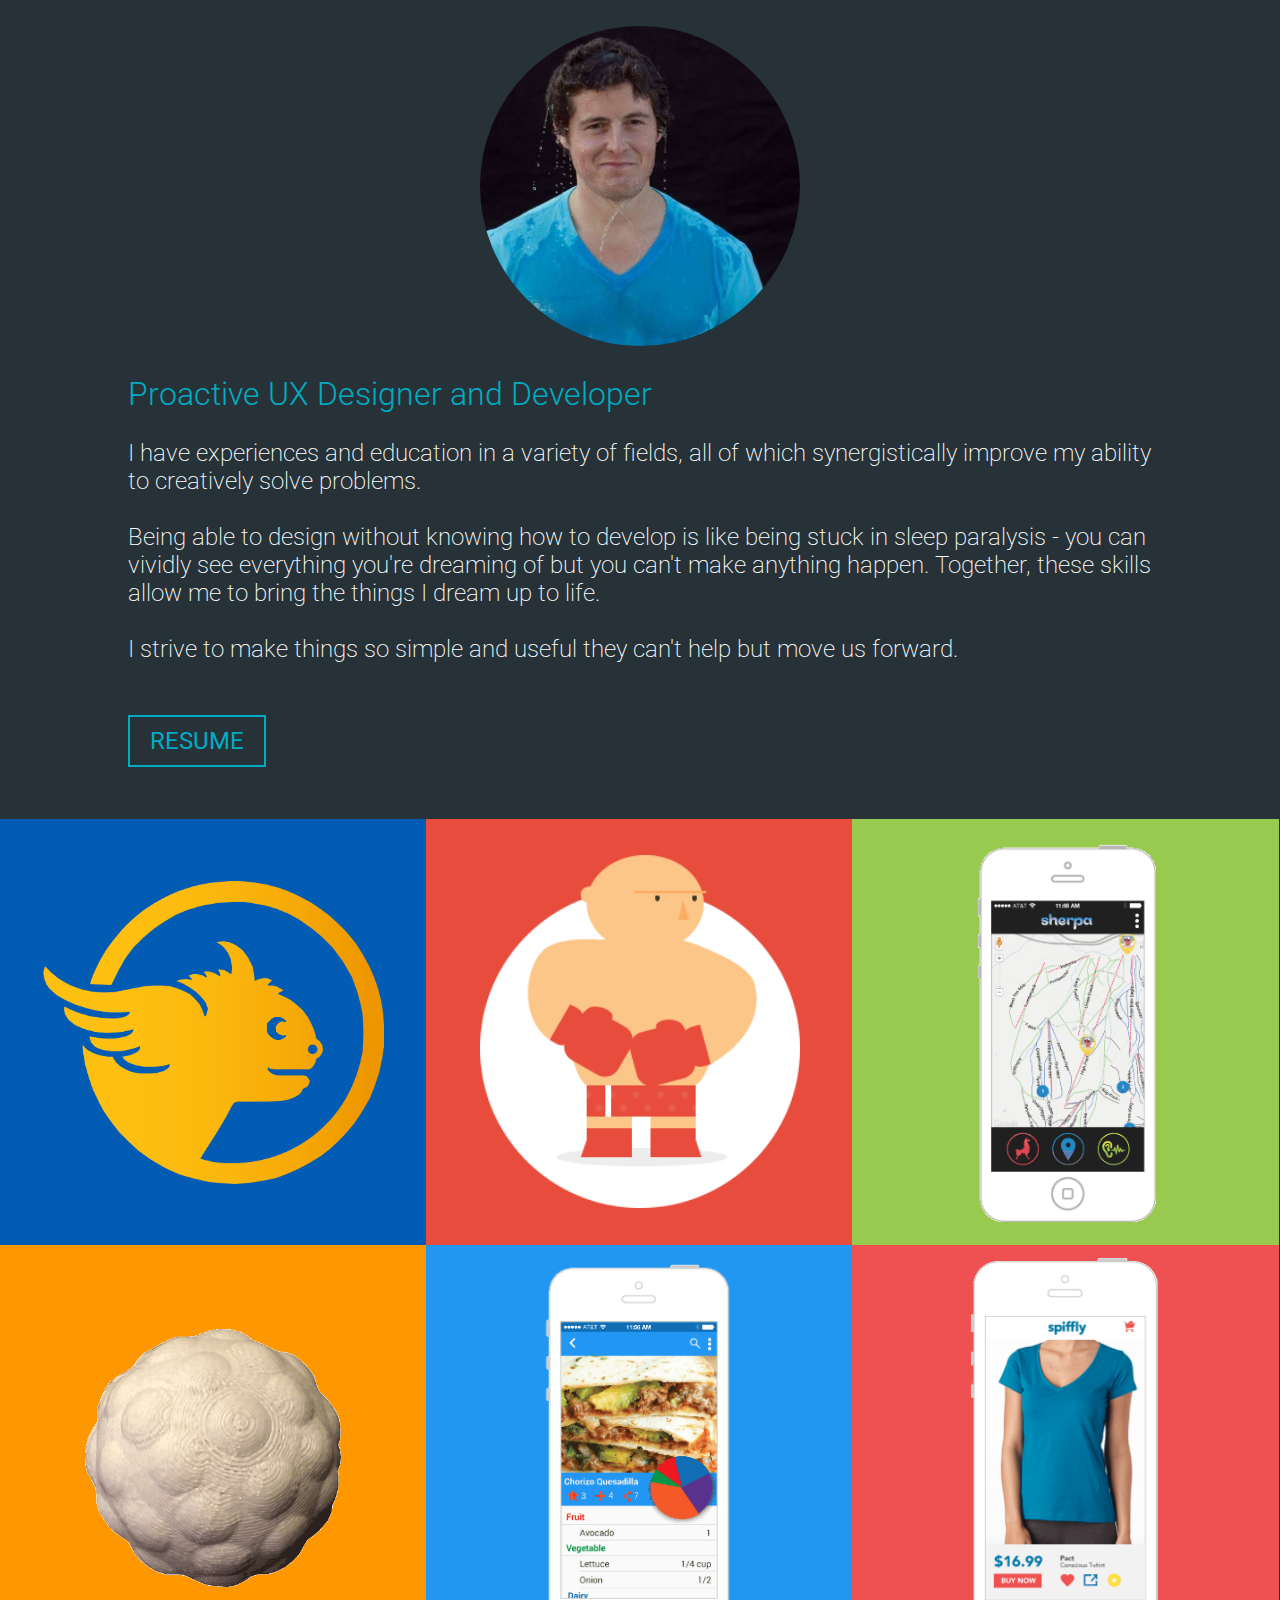
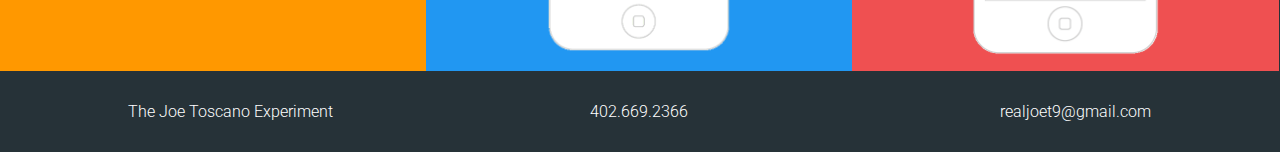
<file: index.html>
<!DOCTYPE html>
<html>
<head>
  <meta charset="UTF-8">
  <title>The Joe Toscano Experiment</title>
  <link rel="stylesheet" href="styles/main.css">
  <link href='http://fonts.googleapis.com/css?family=Roboto:400,100,300,500,700,900' rel='stylesheet' type='text/css'>
</head>

<body>

  <section class="about-me">
    <img class="about-me__image" src="img/profPic.jpg" alt="Picture of Joe">
    <h1 class="about-me__title">Proactive UX Designer and Developer</h1>
    <p class="about-me__description">
      I have experiences and education in a variety of fields, all of which synergistically improve my ability to creatively solve problems.
      <br>
      <br>
      Being able to design without knowing how to develop is like being stuck in sleep paralysis - you can vividly see everything you're dreaming of but you can't make anything happen. Together, these skills allow me to bring the things I dream up to life.
      <br>
      <br>
      I strive to make things so simple and useful they can't help but move us forward.
    </p>
    <div class="about-me__info-wrapper">
      <a class="about-me__resume-button" href="img/resumeJoeToscanoExperienceDesignEngineer.pdf" target="_blank">Resume</a>
    </div>
  </section>

  <section class="work">
    <a href="spiffly.html"><div class="work-hero--one"></div></a>
    <a href="parallax-master.html" target="_blank"><div class="work-hero--four"></div></a>
    <a href="https://medium.com/re-write/oh-sherpa-my-sherpa-a61737380a83" target="_blank"><div class="work-hero--two"></div></a>
    <a href="https://medium.com/re-write/3d-printing-will-cause-an-industrial-revolution-8494c571ba75" target="_blank"><div class="work-hero--three"></div></a>
    <a href="https://medium.com/re-write/product-design-is-the-new-form-of-leadership-77368a535038" target="_blank"><div class="work-hero--five"></div></a>
    <a href="https://medium.com/@realjoet/i-need-a-spiff-38afd67fe421" target="_blank"><div class="work-hero--six"></div></a>
  </section>

  <section class="about-me__info-wrapper">
    <div class="about-me__info-wrapper--inner">
      <span class="about-me__site-name">The Joe Toscano Experiment</span>
    </div>
    <div class="about-me__info-wrapper--inner">
      <span class="about-me__phone">402.669.2366</span>
    </div>
    <div class="about-me__info-wrapper--inner">
      <a class="about-me__email" href="mailto:realjoet9@gmail.com">realjoet9@gmail.com</a>
    </div>
  </section>


</body>
</html>
</file>
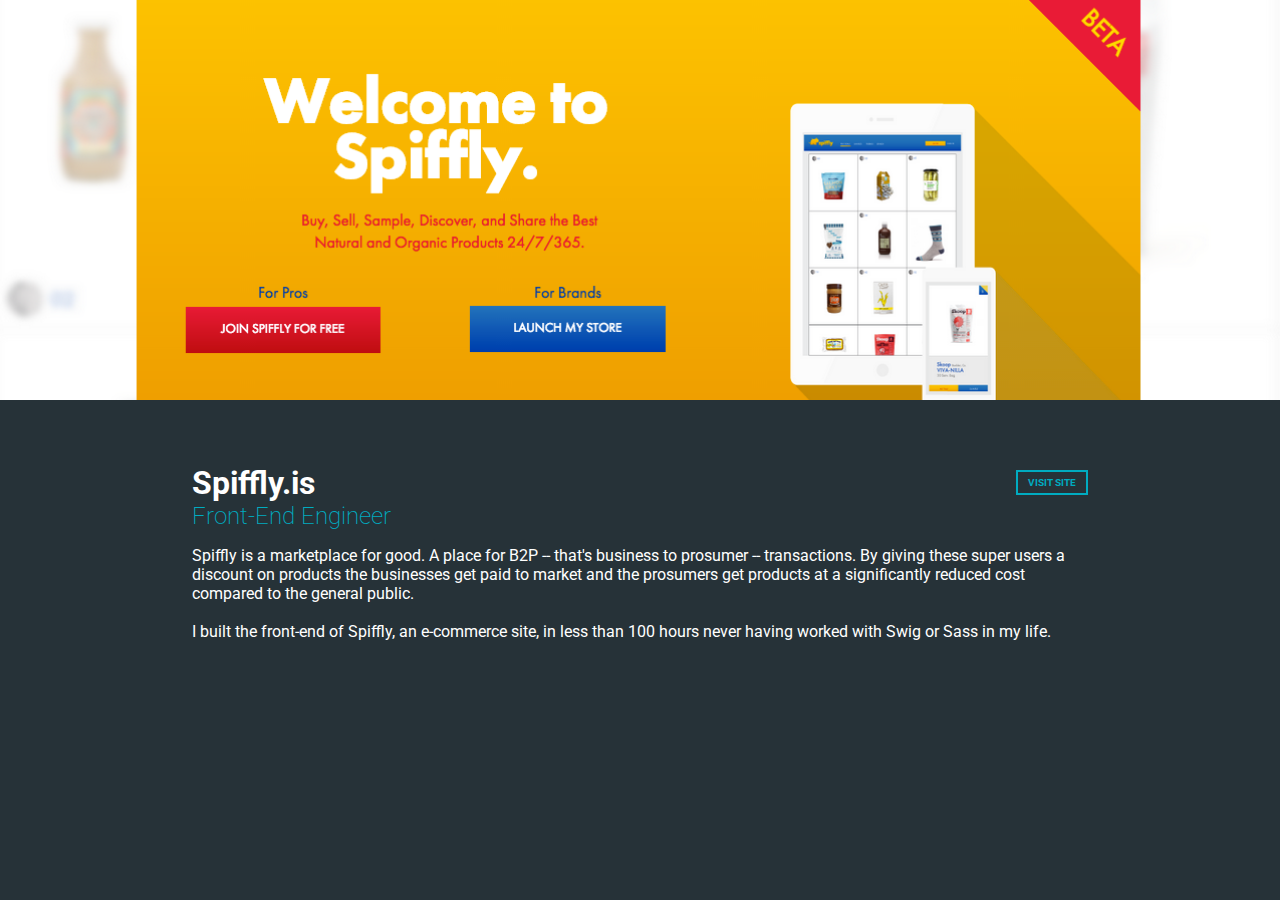
<file: spiffly.html>
<!DOCTYPE html>
<html>
<head>
  <meta charset="UTF-8">
  <title>The Joe Toscano Experiment</title>
  <link rel="stylesheet" href="styles/main.css">
  <link href='http://fonts.googleapis.com/css?family=Roboto:400,100,300,500,700,900' rel='stylesheet' type='text/css'>
</head>

<body>
  <div class="spiffly">
    <div class="work-masthead"></div>
    <div class="work-wrapper">
      <h1 class="work-title">Spiffly.is <a class="work-link" href="https://www.spiffly.is" target="_blank">Visit Site</a></h1>
      <h2 class="work-role">Front-End Engineer</h2>
      <p class="work-summary">Spiffly is a marketplace for good. A place for B2P -- that's business to prosumer -- transactions. By giving these super users a discount on products the businesses get paid to market and the prosumers get products at a significantly reduced cost compared to the general public.
      <br><br>
      I built the front-end of Spiffly, an e-commerce site, in less than 100 hours never having worked with Swig or Sass in my life.</p>
      <h2 class="work-problem"></h2>
      <section class="work-sketches">
        <!-- slick carousel of sketches -->
      </section>
      <h2 class="work-solution"></h2>
      <section class="work-design">
        <!-- slick carousel of design -->
      </section>
      
    </div>
  </div>
</body>
</html>
</file>
<file: styles/main.css>
html {
  box-sizing: border-box;
  font-family: "Roboto", "sans-serif"; }

body {
  background: #263238;
  color: #fff;
  margin: 0;
  padding: 0;
  width: 100%; }

.about-me {
  padding: 5% 0 10%;
  width: 100%; }

.about-me__image {
  border-radius: 500px;
  margin: 0 30%;
  width: 40%; }

.about-me__title {
  color: #00ACC1;
  font-size: 2em;
  font-weight: 300;
  margin: 0 auto;
  padding: 2% 0;
  width: 80%; }

.about-me__description {
  font-size: 1.5em;
  font-weight: 200;
  margin: 0 auto;
  padding: 0 0 10%;
  width: 80%; }

.about-me__info-wrapper {
  margin: 0 auto;
  width: 80%; }

.about-me__info-wrapper--inner {
  float: left;
  width: 33%; }

.about-me__resume-button, .work-link {
  border: 2px solid #00ACC1;
  color: #00ACC1;
  font-size: 1.5em;
  padding: 10px 20px;
  transition: all .4s;
  text-decoration: none;
  text-transform: uppercase; }
  .about-me__resume-button:hover, .work-link:hover {
    background-color: #00ACC1;
    color: #263238;
    cursor: pointer; }

.about-me__email {
  color: #fff;
  font-weight: 300;
  text-decoration: none; }

.work-hero--one, .work-hero--two, .work-hero--three, .work-hero--four, .work-hero--five, .work-hero--six {
  float: left;
  height: 100vw;
  width: 100%;
  z-index: 1;
  transition: all .4s; }
  .work-hero--one:hover, .work-hero--two:hover, .work-hero--three:hover, .work-hero--four:hover, .work-hero--five:hover, .work-hero--six:hover {
    box-shadow: 0px 0px 20px #000;
    transform: scale(1.02);
    z-index: 2; }

.work-hero--one {
  background: url(../img/spiffly-web/spiffly-logo.png) center no-repeat;
  background-size: 80%;
  background-color: #025cb4; }

.work-hero--two {
  background: url(../img/sherpa/sherpaApp-view1.gif) center no-repeat;
  background-size: 50%;
  background-color: #98CA4F; }

.work-hero--three {
  background: url(../img/3d-printing/3d-print-v1.gif) center no-repeat;
  background-size: 60%;
  background-color: #FF9800; }

.work-hero--four {
  background: url(../img/parallax-boxer/img_boxerA.png) center no-repeat;
  background-size: 75%;
  background-color: #E74C3C; }

.work-hero--five {
  background: url(../img/rosie/rosie-mock.gif) center no-repeat;
  background-size: 48%;
  background-color: #2197F2; }

.work-hero--six {
  background: url(../img/spiffly-app/spiffly-interactive-view.gif) center no-repeat;
  background-size: 55%;
  background-color: #EF5051; }

.about-me__info-wrapper--inner {
  font-weight: 300;
  font-size: 1.5em;
  padding: 10% 0 0;
  text-align: left;
  width: 100%; }
  .about-me__info-wrapper--inner + .about-me__info-wrapper--inner {
    padding: 0; }
  .about-me__info-wrapper--inner:nth-child(3) {
    padding: 0 0 10%; }

.work-wrapper {
  padding: 5% 15%; }

.work-link {
  float: right;
  font-size: .3em;
  padding: 5px 10px;
  position: relative;
  top: 6px; }

.work-role, .work-title {
  margin: 0; }

.work-role {
  color: #00ACC1;
  font-weight: 200;
  margin: 0; }

.spiffly .work-masthead {
  background: url("../img/spiffly-web/spiffly-home-welcome.png") 22% 30% no-repeat;
  background-size: 200%;
  height: 250px;
  width: 100%; }

@media (min-width: 780px) {
  .about-me {
    padding: 3% 0 6%; }

  .about-me__image {
    margin: 0 34%;
    width: 32%; }

  .about-me__title {
    padding: 2% 0; }

  .about-me__description {
    padding: 0 0 5%; }

  .work-hero--one, .work-hero--two, .work-hero--three, .work-hero--four, .work-hero--five, .work-hero--six {
    height: 50vw;
    width: 50%; }

  .about-me__info-wrapper--inner {
    font-size: 1em;
    padding: 3% 0;
    width: 33.3%; }
    .about-me__info-wrapper--inner:nth-child(2) {
      padding: 3% 0;
      text-align: center; }
    .about-me__info-wrapper--inner:nth-child(3) {
      padding: 3% 0;
      text-align: right; }

  .spiffly .work-masthead {
    background: url("../img/spiffly-web/spiffly-home-welcome.png") 50% 30% no-repeat;
    background-size: 100%;
    height: 400px; } }
@media (min-width: 1028px) {
  .about-me {
    padding: 2% 0 5%; }

  .about-me__image {
    margin: 0 37.5%;
    width: 25%; }

  .work-hero--one, .work-hero--two, .work-hero--three, .work-hero--four, .work-hero--five, .work-hero--six {
    height: 33.3vw;
    width: 33.3%; } }

/*# sourceMappingURL=main.css.map */
</file>
